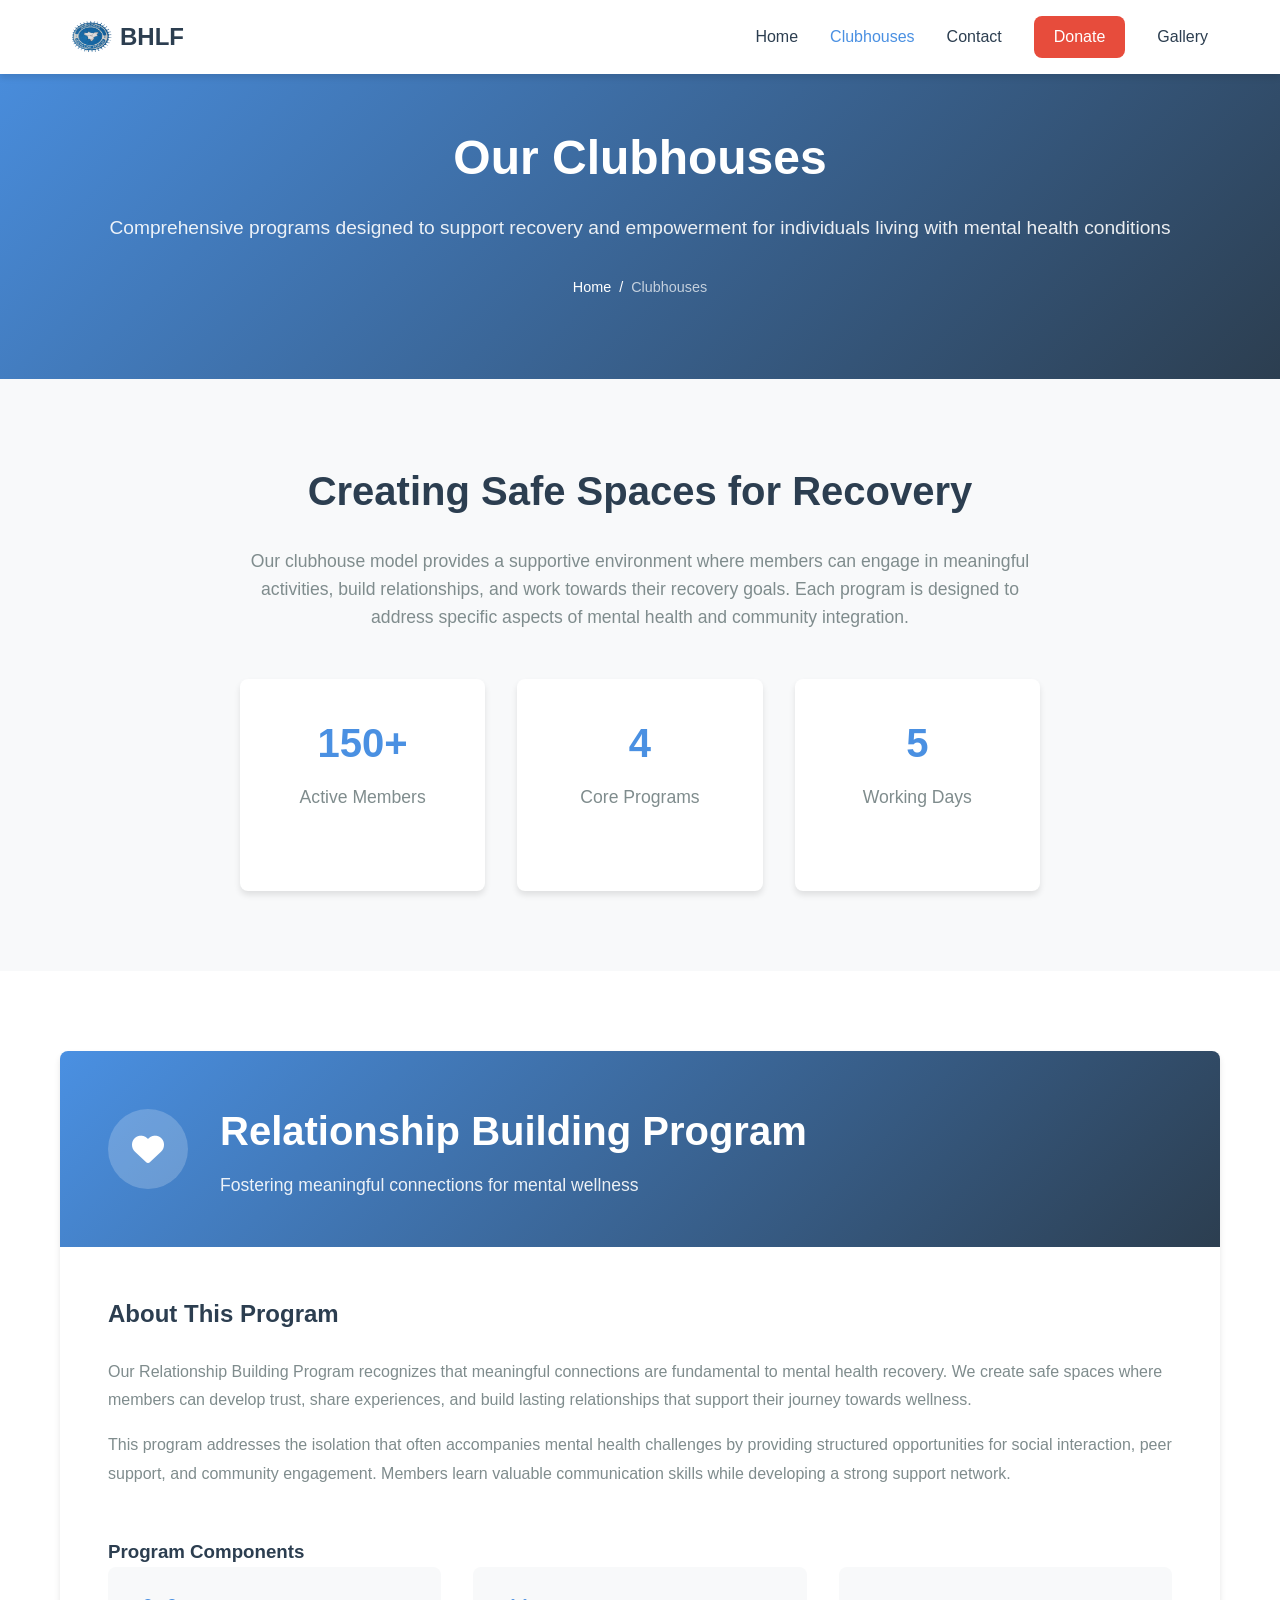
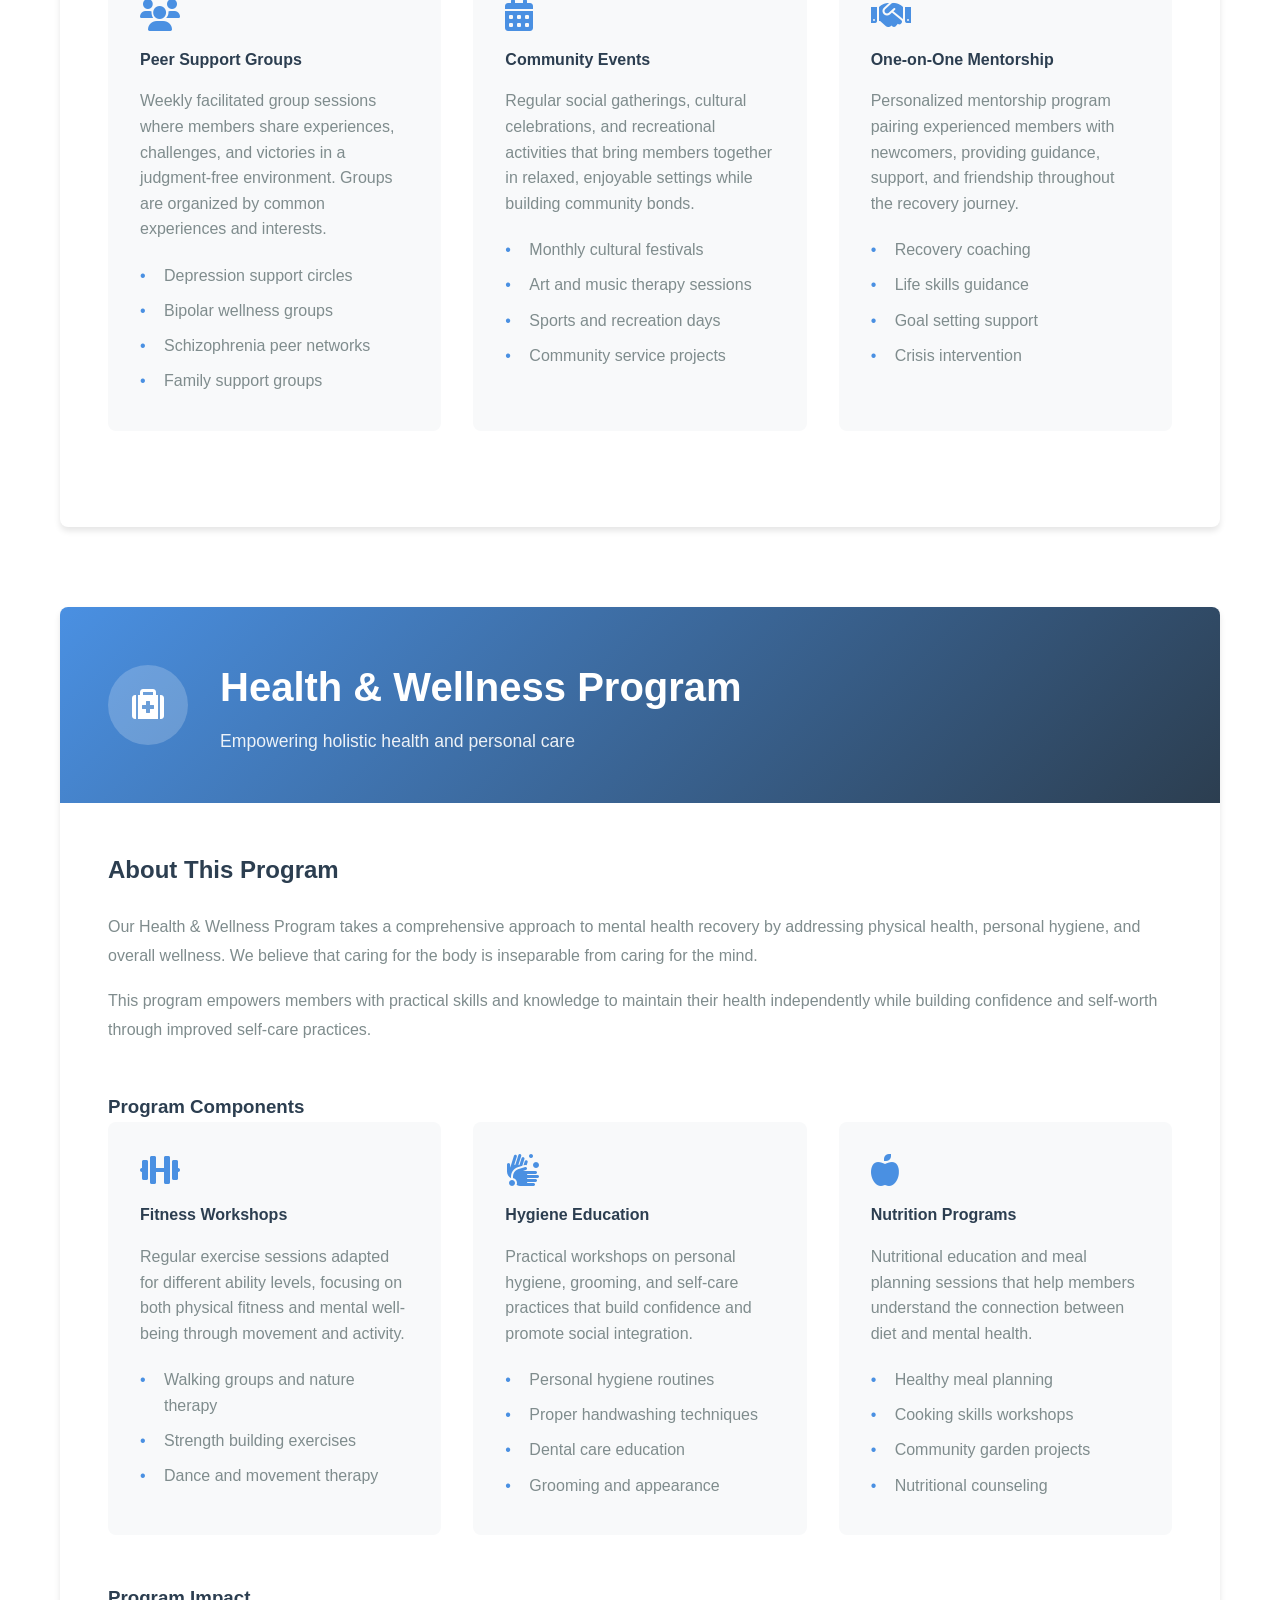
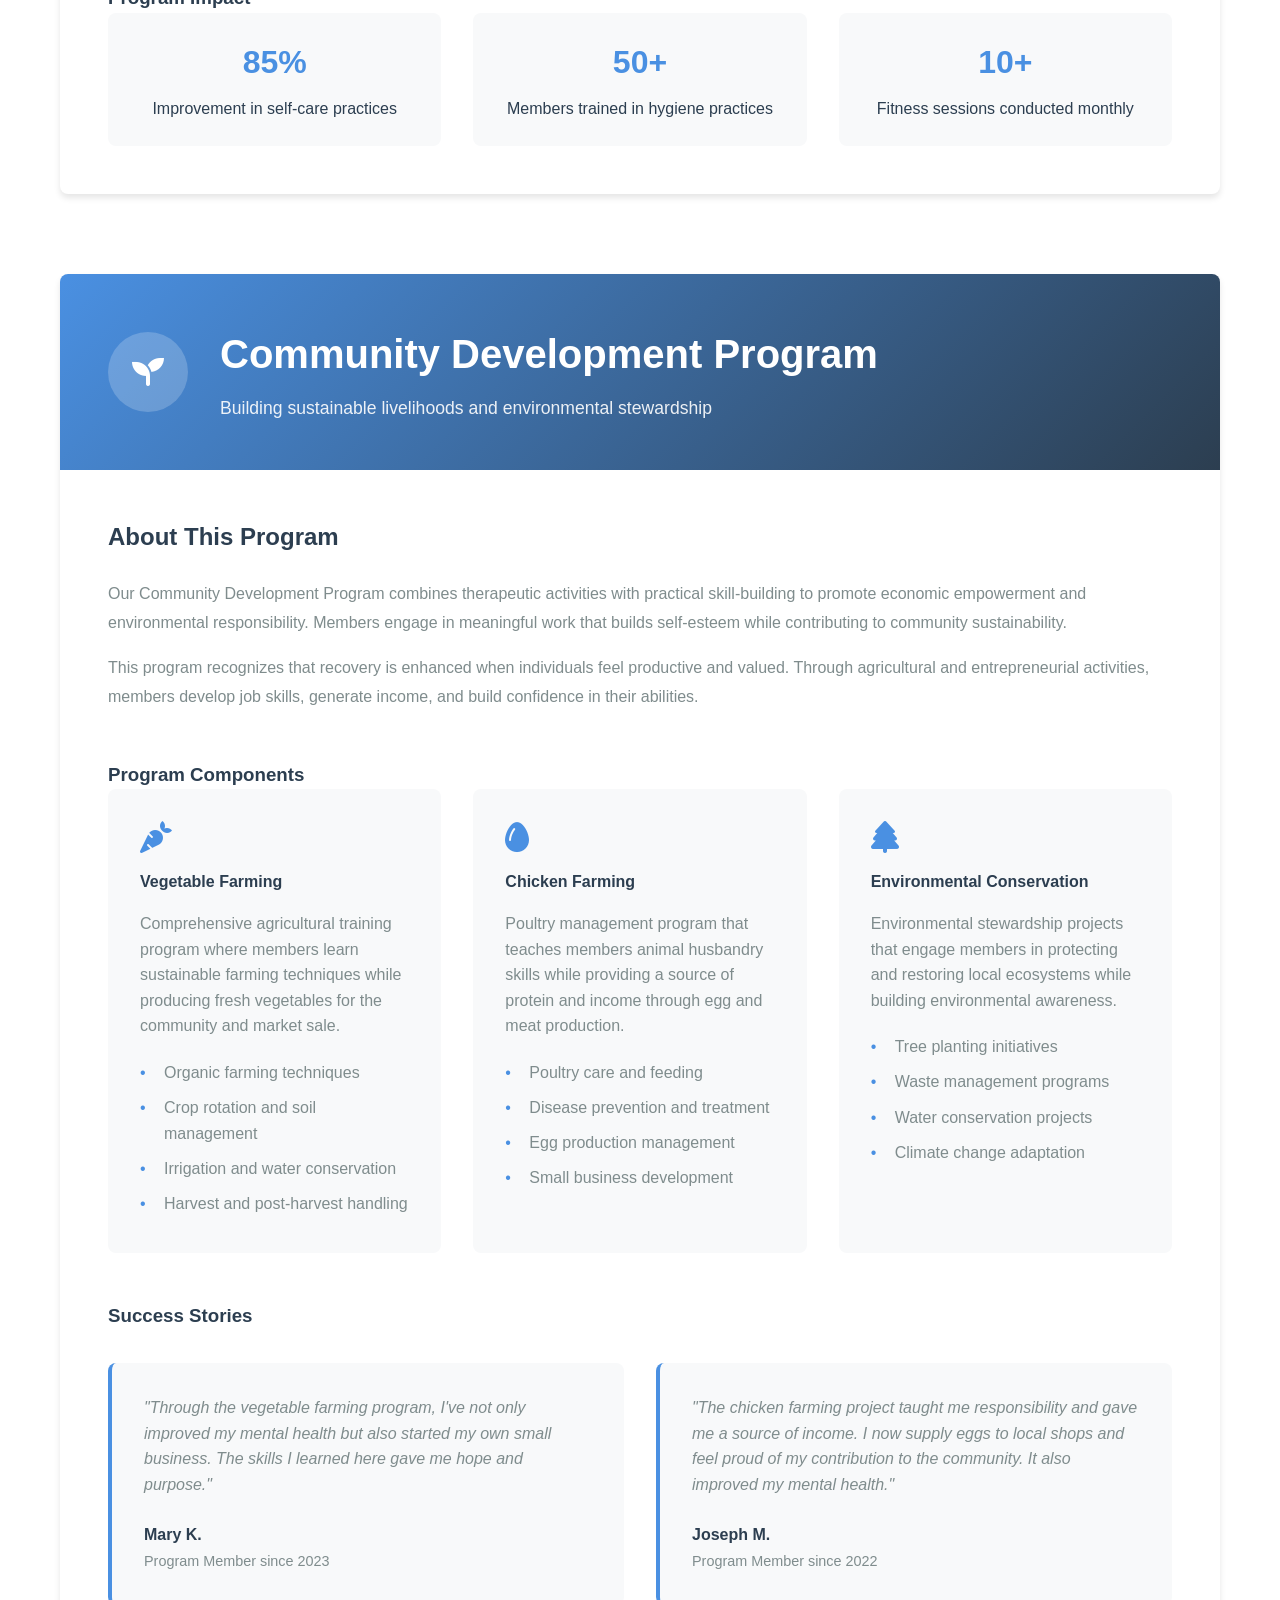
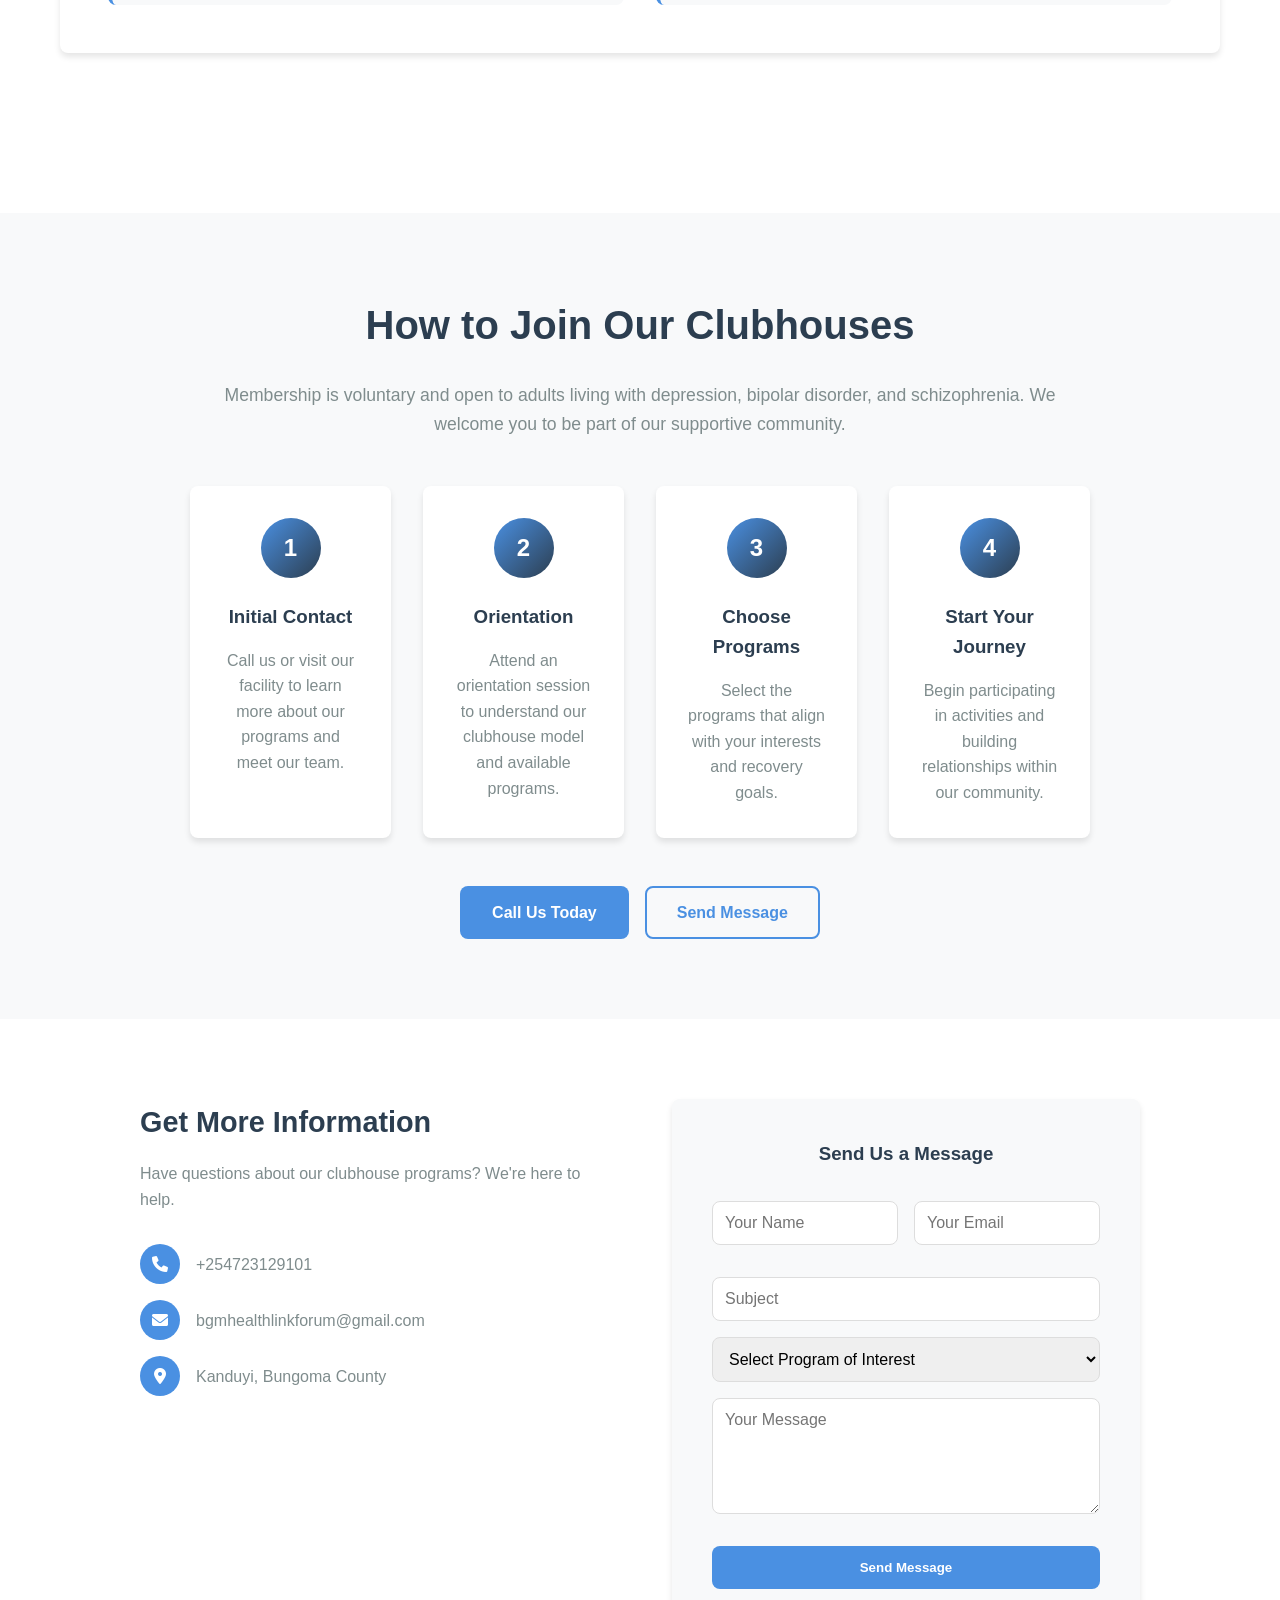
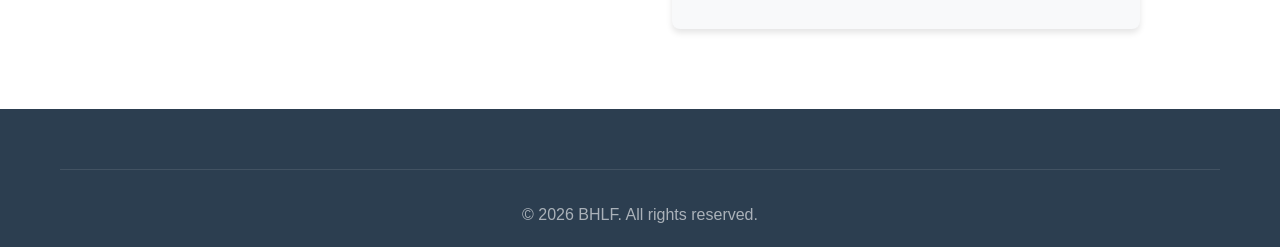
<file: clubhouse.html>
<!DOCTYPE html>
<html lang="en">

<head>
    <meta charset="UTF-8">
    <meta name="viewport" content="width=device-width, initial-scale=1.0">
    <title>Our Clubhouses - BHLF</title>
    <link href="https://cdnjs.cloudflare.com/ajax/libs/font-awesome/6.0.0/css/all.min.css" rel="stylesheet">
    <link rel="icon" type="image/png" href="images/bungomalogo-removebg-preview.png">
</head>

<body>
    <!-- Navigation -->
    <nav class="navbar">
        <div class="nav-container">
            <div class="nav-brand">
                <img src="images/bungomalogo-removebg-preview.png" alt="BHLM" class="logo">
                <span class="brand-text">BHLF</span>
            </div>
            <div class="nav-menu" id="nav-menu">
                <a href="index.html" class="nav-link">Home</a>
                <a href="#" class="nav-link active">Clubhouses</a>
                <a href="/index.html#contact" class="nav-link">Contact</a>
                <a href="/donation.html" class="nav-link donate-btn">Donate</a>
                <a href="/gallery.html" class="nav-link">Gallery</a>

            </div>
            <div class="hamburger" id="hamburger">
                <span class="bar"></span>
                <span class="bar"></span>
                <span class="bar"></span>
            </div>
        </div>
    </nav>

    <!-- Hero Section -->
    <section class="page-hero">
        <div class="hero-overlay"></div>
        <div class="container">
            <div class="hero-content">
                <h1>Our Clubhouses</h1>
                <p>Comprehensive programs designed to support recovery and empowerment for individuals living with
                    mental health conditions</p>
                <nav class="breadcrumb">
                    <a href="index.html">Home</a> <span>/</span> <span>Clubhouses</span>
                </nav>
            </div>
        </div>
    </section>

    <!-- Introduction Section -->
    <section class="intro-section">
        <div class="container">
            <div class="intro-content">
                <h2>Creating Safe Spaces for Recovery</h2>
                <p>Our clubhouse model provides a supportive environment where members can engage in meaningful
                    activities, build relationships, and work towards their recovery goals. Each program is designed to
                    address specific aspects of mental health and community integration.</p>
                <div class="intro-stats">
                    <div class="stat">
                        <h3>150+</h3>
                        <p>Active Members</p>
                    </div>
                    <div class="stat">
                        <h3>4</h3>
                        <p>Core Programs</p>
                    </div>
                    <div class="stat">
                        <h3>5</h3>
                        <p>Working Days</p>
                    </div>
                </div>
            </div>
        </div>
    </section>

    <!-- Clubhouse Programs -->
    <section class="programs-detail">
        <div class="container">

            <!-- Relationship Building Program -->
            <div class="program-detail" id="relationship-building">
                <div class="program-header">
                    <div class="program-icon">
                        <i class="fas fa-heart"></i>
                    </div>
                    <div class="program-title">
                        <h2>Relationship Building Program</h2>
                        <p class="program-tagline">Fostering meaningful connections for mental wellness</p>
                    </div>
                </div>

                <div class="program-content">
                    <div class="program-description">
                        <h3>About This Program</h3>
                        <p>Our Relationship Building Program recognizes that meaningful connections are fundamental to
                            mental health recovery. We create safe spaces where members can develop trust, share
                            experiences, and build lasting relationships that support their journey towards wellness.
                        </p>

                        <p>This program addresses the isolation that often accompanies mental health challenges by
                            providing structured opportunities for social interaction, peer support, and community
                            engagement. Members learn valuable communication skills while developing a strong support
                            network.</p>
                    </div>

                    <div class="program-services">
                        <h3>Program Components</h3>
                        <div class="services-grid">
                            <div class="service-card">
                                <i class="fas fa-users"></i>
                                <h4>Peer Support Groups</h4>
                                <p>Weekly facilitated group sessions where members share experiences, challenges, and
                                    victories in a judgment-free environment. Groups are organized by common experiences
                                    and interests.</p>
                                <ul>
                                    <li>Depression support circles</li>
                                    <li>Bipolar wellness groups</li>
                                    <li>Schizophrenia peer networks</li>
                                    <li>Family support groups</li>
                                </ul>
                            </div>

                            <div class="service-card">
                                <i class="fas fa-calendar-alt"></i>
                                <h4>Community Events</h4>
                                <p>Regular social gatherings, cultural celebrations, and recreational activities that
                                    bring members together in relaxed, enjoyable settings while building community
                                    bonds.</p>
                                <ul>
                                    <li>Monthly cultural festivals</li>
                                    <li>Art and music therapy sessions</li>
                                    <li>Sports and recreation days</li>
                                    <li>Community service projects</li>
                                </ul>
                            </div>

                            <div class="service-card">
                                <i class="fas fa-handshake"></i>
                                <h4>One-on-One Mentorship</h4>
                                <p>Personalized mentorship program pairing experienced members with newcomers, providing
                                    guidance, support, and friendship throughout the recovery journey.</p>
                                <ul>
                                    <li>Recovery coaching</li>
                                    <li>Life skills guidance</li>
                                    <li>Goal setting support</li>
                                    <li>Crisis intervention</li>
                                </ul>
                            </div>
                        </div>
                    </div>

                    <!-- <div class="program-schedule">
                        <h3>Weekly Schedule</h3>
                        <div class="schedule-table">
                            <div class="schedule-row">
                                <div class="day">Monday to Friday</div>
                                <div class="activity"> 8:00 AM - 4:00 PM</div>
                            </div>
                            <div class="schedule-row">
                                <div class="day">Saturday</div>
                                <div class="activity">Closed</div>
                            </div>
                            <div class="schedule-row">
                                <div class="day">Sunday</div>
                                <div class="activity">Closed</div>
                            </div>
                            <div class="schedule-row">
                                <div class="day">Public Holidays</div>
                                <div class="activity">Closed</div>
                            </div>
                        </div>
                    </div> -->
                </div>
            </div>

            <!-- Health & Wellness Program -->
            <div class="program-detail" id="health-wellness">
                <div class="program-header">
                    <div class="program-icon">
                        <i class="fa fa-medkit"></i>
                    </div>
                    <div class="program-title">
                        <h2>Health & Wellness Program</h2>
                        <p class="program-tagline">Empowering holistic health and personal care</p>
                    </div>
                </div>

                <div class="program-content">
                    <div class="program-description">
                        <h3>About This Program</h3>
                        <p>Our Health & Wellness Program takes a comprehensive approach to mental health recovery by
                            addressing physical health, personal hygiene, and overall wellness. We believe that caring
                            for the body is inseparable from caring for the mind.</p>

                        <p>This program empowers members with practical skills and knowledge to maintain their health
                            independently while building confidence and self-worth through improved self-care practices.
                        </p>
                    </div>

                    <div class="program-services">
                        <h3>Program Components</h3>
                        <div class="services-grid">
                            <div class="service-card">
                                <i class="fas fa-dumbbell"></i>
                                <h4>Fitness Workshops</h4>
                                <p>Regular exercise sessions adapted for different ability levels, focusing on both
                                    physical fitness and mental well-being through movement and activity.</p>
                                <ul>
                                    <li>Walking groups and nature therapy</li>
                                    <li>Strength building exercises</li>
                                    <li>Dance and movement therapy</li>
                                </ul>
                            </div>

                            <div class="service-card">
                                <i class="fas fa-hands-wash"></i>
                                <h4>Hygiene Education</h4>
                                <p>Practical workshops on personal hygiene, grooming, and self-care practices that build
                                    confidence and promote social integration.</p>
                                <ul>
                                    <li>Personal hygiene routines</li>
                                    <li>Proper handwashing techniques</li>
                                    <li>Dental care education</li>
                                    <li>Grooming and appearance</li>
                                </ul>
                            </div>

                            <div class="service-card">
                                <i class="fas fa-apple-alt"></i>
                                <h4>Nutrition Programs</h4>
                                <p>Nutritional education and meal planning sessions that help members understand the
                                    connection between diet and mental health.</p>
                                <ul>
                                    <li>Healthy meal planning</li>
                                    <li>Cooking skills workshops</li>
                                    <li>Community garden projects</li>
                                    <li>Nutritional counseling</li>
                                </ul>
                            </div>
                        </div>
                    </div>

                    <div class="program-impact">
                        <h3>Program Impact</h3>
                        <div class="impact-grid">
                            <div class="impact-stat">
                                <h4>85%</h4>
                                <p>Improvement in self-care practices</p>
                            </div>
                            <div class="impact-stat">
                                <h4>50+</h4>
                                <p>Members trained in hygiene practices</p>
                            </div>
                            <div class="impact-stat">
                                <h4>10+</h4>
                                <p>Fitness sessions conducted monthly</p>
                            </div>
                        </div>
                    </div>
                </div>
            </div>

            <!-- Community Development Program -->
            <div class="program-detail" id="community-development">
                <div class="program-header">
                    <div class="program-icon">
                        <i class="fas fa-seedling"></i>
                    </div>
                    <div class="program-title">
                        <h2>Community Development Program</h2>
                        <p class="program-tagline">Building sustainable livelihoods and environmental stewardship</p>
                    </div>
                </div>

                <div class="program-content">
                    <div class="program-description">
                        <h3>About This Program</h3>
                        <p>Our Community Development Program combines therapeutic activities with practical
                            skill-building to promote economic empowerment and environmental responsibility. Members
                            engage in meaningful work that builds self-esteem while contributing to community
                            sustainability.</p>

                        <p>This program recognizes that recovery is enhanced when individuals feel productive and
                            valued. Through agricultural and entrepreneurial activities, members develop job skills,
                            generate income, and build confidence in their abilities.</p>
                    </div>

                    <div class="program-services">
                        <h3>Program Components</h3>
                        <div class="services-grid">
                            <div class="service-card">
                                <i class="fas fa-carrot"></i>
                                <h4>Vegetable Farming</h4>
                                <p>Comprehensive agricultural training program where members learn sustainable farming
                                    techniques while producing fresh vegetables for the community and market sale.</p>
                                <ul>
                                    <li>Organic farming techniques</li>
                                    <li>Crop rotation and soil management</li>
                                    <li>Irrigation and water conservation</li>
                                    <li>Harvest and post-harvest handling</li>
                                </ul>
                            </div>

                            <div class="service-card">
                                <i class="fas fa-egg"></i>
                                <h4>Chicken Farming</h4>
                                <p>Poultry management program that teaches members animal husbandry skills while
                                    providing a source of protein and income through egg and meat production.</p>
                                <ul>
                                    <li>Poultry care and feeding</li>
                                    <li>Disease prevention and treatment</li>
                                    <li>Egg production management</li>
                                    <li>Small business development</li>
                                </ul>
                            </div>

                            <div class="service-card">
                                <i class="fas fa-tree"></i>
                                <h4>Environmental Conservation</h4>
                                <p>Environmental stewardship projects that engage members in protecting and restoring
                                    local ecosystems while building environmental awareness.</p>
                                <ul>
                                    <li>Tree planting initiatives</li>
                                    <li>Waste management programs</li>
                                    <li>Water conservation projects</li>
                                    <li>Climate change adaptation</li>
                                </ul>
                            </div>
                        </div>
                    </div>

                    <div class="program-outcomes">
                        <h3>Success Stories</h3>
                        <div class="testimonials">
                            <div class="testimonial">
                                <p>"Through the vegetable farming program, I've not only improved my mental health but
                                    also started my own small business. The skills I learned here gave me hope and
                                    purpose."</p>
                                <div class="testimonial-author">
                                    <strong>Mary K.</strong>
                                    <span>Program Member since 2023</span>
                                </div>
                            </div>
                            <div class="testimonial">
                                <p>"The chicken farming project taught me responsibility and gave me a source of income. I now supply eggs to local shops and feel proud of my contribution to the community. It also improved my mental health."</p>
                                <div class="testimonial-author">
                                    <strong>Joseph M.</strong>
                                    <span>Program Member since 2022</span>
                                </div>
                            </div>
                        </div>
                    </div>
                </div>
            </div>
        </div>
    </section>

    <!-- How to Join Section -->
    <section class="join-section">
        <div class="container">
            <div class="join-content">
                <h2>How to Join Our Clubhouses</h2>
                <p>Membership is voluntary and open to adults living with depression, bipolar disorder, and
                    schizophrenia. We welcome you to be part of our supportive community.</p>

                <div class="join-steps">
                    <div class="step">
                        <div class="step-number">1</div>
                        <h3>Initial Contact</h3>
                        <p>Call us or visit our facility to learn more about our programs and meet our team.</p>
                    </div>
                    <div class="step">
                        <div class="step-number">2</div>
                        <h3>Orientation</h3>
                        <p>Attend an orientation session to understand our clubhouse model and available programs.</p>
                    </div>
                    <div class="step">
                        <div class="step-number">3</div>
                        <h3>Choose Programs</h3>
                        <p>Select the programs that align with your interests and recovery goals.</p>
                    </div>
                    <div class="step">
                        <div class="step-number">4</div>
                        <h3>Start Your Journey</h3>
                        <p>Begin participating in activities and building relationships within our community.</p>
                    </div>
                </div>

                <div class="join-cta">
                    <a href="tel:+254723129101" class="btn btn-primary">Call Us Today</a>
                    <a href="https://wa.me/254723129101" class="btn btn-secondary">Send Message</a>
                </div>
            </div>
        </div>
    </section>

    <!-- Contact Form Section -->
    <section id="contact-form" class="contact-section">
        <div class="container">
            <div class="contact-content">
                <div class="contact-info">
                    <h3>Get More Information</h3>
                    <p>Have questions about our clubhouse programs? We're here to help.</p>
                    <div class="contact-details">
                        <div class="contact-item">
                            <i class="fas fa-phone"></i>
                            <span>+254723129101</span>
                        </div>
                        <div class="contact-item">
                            <i class="fas fa-envelope"></i>
                            <span>bgmhealthlinkforum@gmail.com</span>
                        </div>
                        <div class="contact-item">
                            <i class="fas fa-map-marker-alt"></i>
                            <span>Kanduyi, Bungoma County</span>
                        </div>
                    </div>
                </div>
                <form class="contact-form" onsubmit="openEmail(event)">
                    <h3>Send Us a Message</h3>
                    <div class="form-row">
                        <input type="text" id="name" name="name" placeholder="Your Name" required>
                        <input type="email" id="email" name="email" placeholder="Your Email" required>
                    </div>
                    <input type="text" id="subject" name="subject" placeholder="Subject" required>
                    <select id="program" name="program" required>
                        <option value="">Select Program of Interest</option>
                        <option value="relationship">Relationship Building</option>
                        <option value="health">Health & Wellness</option>
                        <option value="community">Community Development</option>
                        <option value="all">All Programs</option>
                    </select>
                    <textarea id="message" name="message" placeholder="Your Message" rows="5" required></textarea>
                    <button type="submit" class="btn btn-primary"
                        aria-label="Send message to bgmhealthlinkforum@gmail.com">Send Message</button>
                </form>
            </div>
        </div>
    </section>

    <!-- Footer -->
    <footer class="footer">
        <div class="container">
            <div class="footer-bottom">
                <p>© 2026 BHLF. All rights reserved.</p>
            </div>
        </div>
    </footer>

    <style>
        :root {
            --primary-color: #4a90e2;
            --secondary-color: #2c3e50;
            --accent-color: #e74c3c;
            --text-dark: #2c3e50;
            --text-light: #7f8c8d;
            --bg-light: #f8f9fa;
            --white: #ffffff;
            --shadow: 0 4px 6px rgba(0, 0, 0, 0.1);
            --shadow-hover: 0 8px 15px rgba(0, 0, 0, 0.2);
            --border-radius: 8px;
            --transition: all 0.3s ease;
        }

        * {
            margin: 0;
            padding: 0;
            box-sizing: border-box;
        }

        html {
            scroll-behavior: smooth;
        }

        body {
            font-family: 'Segoe UI', Tahoma, Geneva, Verdana, sans-serif;
            line-height: 1.6;
            color: var(--text-dark);
        }

        .container {
            max-width: 1200px;
            margin: 0 auto;
            padding: 0 20px;
        }

        /* Navigation */
        .navbar {
            position: fixed;
            top: 0;
            width: 100%;
            background-color: var(--white);
            box-shadow: var(--shadow);
            z-index: 1000;
        }

        .nav-container {
            display: flex;
            justify-content: space-between;
            align-items: center;
            padding: 1rem 2rem;
            max-width: 1200px;
            margin: 0 auto;
        }

        .nav-brand {
            display: flex;
            align-items: center;
            gap: 0.5rem;
        }

        .logo {
            width: 40px;
            height: 40px;
            border-radius: 50%;
        }

        .brand-text {
            font-size: 1.5rem;
            font-weight: 700;
            color: var(--secondary-color);
        }

        .nav-menu {
            display: flex;
            align-items: center;
            gap: 2rem;
        }

        .nav-link {
            text-decoration: none;
            color: var(--text-dark);
            font-weight: 500;
            transition: var(--transition);
        }

        .nav-link:hover,
        .nav-link.active {
            color: var(--primary-color);
        }

        .nav-link.donate-btn {
            background-color: var(--accent-color);
            color: var(--white);
            padding: 8px 20px;
            border-radius: var(--border-radius);
        }

        .hamburger {
            display: none;
            flex-direction: column;
            cursor: pointer;
        }

        .bar {
            width: 25px;
            height: 3px;
            background-color: var(--secondary-color);
            margin: 3px 0;
            transition: var(--transition);
        }

        /* Page Hero */
        .page-hero {
            background: linear-gradient(135deg, var(--primary-color), var(--secondary-color));
            color: var(--white);
            padding: 120px 0 80px;
            text-align: center;
        }

        .page-hero h1 {
            font-size: 3rem;
            margin-bottom: 1rem;
        }

        .page-hero p {
            font-size: 1.2rem;
            margin-bottom: 2rem;
            opacity: 0.9;
        }

        .breadcrumb {
            display: flex;
            justify-content: center;
            align-items: center;
            gap: 0.5rem;
            font-size: 0.9rem;
        }

        .breadcrumb a {
            color: var(--white);
            text-decoration: none;
        }

        .breadcrumb span:last-child {
            opacity: 0.7;
        }

        /* Introduction Section */
        .intro-section {
            padding: 80px 0;
            background-color: var(--bg-light);
        }

        .intro-content {
            text-align: center;
            max-width: 800px;
            margin: 0 auto;
        }

        .intro-content h2 {
            font-size: 2.5rem;
            margin-bottom: 1.5rem;
            color: var(--secondary-color);
        }

        .intro-content p {
            font-size: 1.1rem;
            color: var(--text-light);
            margin-bottom: 3rem;
        }

        .intro-stats {
            display: grid;
            grid-template-columns: repeat(3, 1fr);
            gap: 2rem;
            margin-top: 3rem;
        }

        .stat {
            text-align: center;
            padding: 2rem;
            background-color: var(--white);
            border-radius: var(--border-radius);
            box-shadow: var(--shadow);
        }

        .stat h3 {
            font-size: 2.5rem;
            color: var(--primary-color);
            margin-bottom: 0.5rem;
        }

        .stat p {
            color: var(--text-light);
        }

        /* Program Details */
        .programs-detail {
            padding: 80px 0;
        }

        .program-detail {
            margin-bottom: 80px;
            background-color: var(--white);
            border-radius: var(--border-radius);
            box-shadow: var(--shadow);
            overflow: hidden;
        }

        .program-header {
            background: linear-gradient(135deg, var(--primary-color), var(--secondary-color));
            color: var(--white);
            padding: 3rem;
            display: flex;
            align-items: center;
            gap: 2rem;
        }

        .program-icon {
            width: 80px;
            height: 80px;
            background-color: rgba(255, 255, 255, 0.2);
            border-radius: 50%;
            display: flex;
            align-items: center;
            justify-content: center;
            font-size: 2rem;
        }

        .program-title h2 {
            font-size: 2.5rem;
            margin-bottom: 0.5rem;
        }

        .program-tagline {
            font-size: 1.1rem;
            opacity: 0.9;
        }

        .program-content {
            padding: 3rem;
        }

        .program-description {
            margin-bottom: 3rem;
        }

        .program-description h3 {
            color: var(--secondary-color);
            margin-bottom: 1.5rem;
            font-size: 1.5rem;
        }

        .program-description p {
            color: var(--text-light);
            margin-bottom: 1rem;
            line-height: 1.8;
        }

        .services-grid {
            display: grid;
            grid-template-columns: repeat(auto-fit, minmax(300px, 1fr));
            gap: 2rem;
            margin-bottom: 3rem;
        }

        .service-card {
            background-color: var(--bg-light);
            padding: 2rem;
            border-radius: var(--border-radius);
            transition: var(--transition);
        }

        .service-card:hover {
            transform: translateY(-5px);
            box-shadow: var(--shadow-hover);
        }

        .service-card i {
            font-size: 2rem;
            color: var(--primary-color);
            margin-bottom: 1rem;
        }

        .service-card h4 {
            color: var(--secondary-color);
            margin-bottom: 1rem;
        }

        .service-card p {
            color: var(--text-light);
            margin-bottom: 1rem;
        }

        .service-card ul {
            list-style: none;
        }

        .service-card li {
            padding: 0.3rem 0;
            color: var(--text-light);
            position: relative;
            padding-left: 1.5rem;
        }

        .service-card li::before {
            content: '•';
            color: var(--primary-color);
            position: absolute;
            left: 0;
        }

        .schedule-table {
            background-color: var(--bg-light);
            border-radius: var(--border-radius);
            overflow: hidden;
        }

        .schedule-row {
            display: flex;
            padding: 1rem;
            border-bottom: 1px solid #ddd;
        }

        .schedule-row:last-child {
            border-bottom: none;
        }

        .day {
            font-weight: 600;
            color: var(--secondary-color);
            min-width: 100px;
        }

        .activity {
            color: var(--text-light);
        }

        .impact-grid {
            display: grid;
            grid-template-columns: repeat(3, 1fr);
            gap: 2rem;
            text-align: center;
        }

        .impact-stat {
            padding: 1.5rem;
            background-color: var(--bg-light);
            border-radius: var(--border-radius);
        }

        .impact-stat h4 {
            font-size: 2rem;
            color: var(--primary-color);
            margin-bottom: 0.5rem;
        }

        .testimonials {
            display: grid;
            grid-template-columns: repeat(auto-fit, minmax(400px, 1fr));
            gap: 2rem;
            margin-top: 2rem;
        }

        .testimonial {
            background-color: var(--bg-light);
            padding: 2rem;
            border-radius: var(--border-radius);
            border-left: 4px solid var(--primary-color);
        }

        .testimonial p {
            font-style: italic;
            color: var(--text-light);
            margin-bottom: 1.5rem;
            line-height: 1.6;
        }

        .testimonial-author {
            display: flex;
            flex-direction: column;
            gap: 0.2rem;
        }

        .testimonial-author strong {
            color: var(--secondary-color);
        }

        .testimonial-author span {
            color: var(--text-light);
            font-size: 0.9rem;
        }

        /* Join Section */
        .join-section {
            padding: 80px 0;
            background-color: var(--bg-light);
        }

        .join-content {
            text-align: center;
            max-width: 900px;
            margin: 0 auto;
        }

        .join-content h2 {
            font-size: 2.5rem;
            color: var(--secondary-color);
            margin-bottom: 1.5rem;
        }

        .join-content>p {
            font-size: 1.1rem;
            color: var(--text-light);
            margin-bottom: 3rem;
        }

        .join-steps {
            display: grid;
            grid-template-columns: repeat(auto-fit, minmax(200px, 1fr));
            gap: 2rem;
            margin-bottom: 3rem;
        }

        .step {
            background-color: var(--white);
            padding: 2rem;
            border-radius: var(--border-radius);
            box-shadow: var(--shadow);
            transition: var(--transition);
            text-align: center;
        }

        .step:hover {
            transform: translateY(-5px);
            box-shadow: var(--shadow-hover);
        }

        .step-number {
            width: 60px;
            height: 60px;
            background: linear-gradient(135deg, var(--primary-color), var(--secondary-color));
            color: var(--white);
            border-radius: 50%;
            display: flex;
            align-items: center;
            justify-content: center;
            font-size: 1.5rem;
            font-weight: 700;
            margin: 0 auto 1.5rem;
        }

        .step h3 {
            color: var(--secondary-color);
            margin-bottom: 1rem;
        }

        .step p {
            color: var(--text-light);
            line-height: 1.6;
        }

        .join-cta {
            display: flex;
            justify-content: center;
            gap: 1rem;
            flex-wrap: wrap;
        }

        .btn {
            display: inline-block;
            padding: 12px 30px;
            border-radius: var(--border-radius);
            text-decoration: none;
            font-weight: 600;
            transition: var(--transition);
            border: 2px solid transparent;
            cursor: pointer;
        }

        .btn-primary {
            background-color: var(--primary-color);
            color: var(--white);
        }

        .btn-primary:hover {
            background-color: var(--secondary-color);
            transform: translateY(-2px);
        }

        .btn-secondary {
            background-color: transparent;
            color: var(--primary-color);
            border-color: var(--primary-color);
        }

        .btn-secondary:hover {
            background-color: var(--primary-color);
            color: var(--white);
        }

        /* Contact Section */
        .contact-section {
            padding: 80px 0;
            background-color: var(--white);
        }

        .contact-content {
            display: grid;
            grid-template-columns: 1fr 1fr;
            gap: 4rem;
            max-width: 1000px;
            margin: 0 auto;
        }

        .contact-info h3 {
            color: var(--secondary-color);
            margin-bottom: 1rem;
            font-size: 1.8rem;
        }

        .contact-info p {
            color: var(--text-light);
            margin-bottom: 2rem;
        }

        .contact-details {
            display: flex;
            flex-direction: column;
            gap: 1rem;
        }

        .contact-item {
            display: flex;
            align-items: center;
            gap: 1rem;
        }

        .contact-item i {
            width: 40px;
            height: 40px;
            background-color: var(--primary-color);
            color: var(--white);
            border-radius: 50%;
            display: flex;
            align-items: center;
            justify-content: center;
        }

        .contact-item span {
            color: var(--text-light);
        }

        .contact-form {
            background-color: var(--bg-light);
            padding: 2.5rem;
            border-radius: var(--border-radius);
            box-shadow: var(--shadow);
        }

        .contact-form h3 {
            color: var(--secondary-color);
            margin-bottom: 2rem;
            text-align: center;
        }

        .form-row {
            display: grid;
            grid-template-columns: 1fr 1fr;
            gap: 1rem;
            margin-bottom: 1rem;
        }

        .contact-form input,
        .contact-form select,
        .contact-form textarea {
            width: 100%;
            padding: 12px;
            border: 1px solid #ddd;
            border-radius: var(--border-radius);
            font-family: inherit;
            font-size: 1rem;
            transition: var(--transition);
        }

        .contact-form input:focus,
        .contact-form select:focus,
        .contact-form textarea:focus {
            outline: none;
            border-color: var(--primary-color);
            box-shadow: 0 0 0 3px rgba(74, 144, 226, 0.1);
        }

        .contact-form input,
        .contact-form select {
            margin-bottom: 1rem;
        }

        .contact-form textarea {
            resize: vertical;
            margin-bottom: 1.5rem;
        }

        .contact-form button {
            width: 100%;
        }

        /* Footer */
        .footer {
            background-color: var(--secondary-color);
            color: var(--white);
            padding: 60px 0 20px;
        }

        .footer-content {
            display: grid;
            grid-template-columns: repeat(auto-fit, minmax(250px, 1fr));
            gap: 3rem;
            margin-bottom: 3rem;
        }

        .footer-section h4 {
            margin-bottom: 1.5rem;
            font-size: 1.2rem;
        }

        .footer-section p {
            color: rgba(255, 255, 255, 0.8);
            margin-bottom: 1rem;
            line-height: 1.6;
        }

        .footer-section ul {
            list-style: none;
        }

        .footer-section ul li {
            margin-bottom: 0.5rem;
        }

        .footer-section ul li a {
            color: rgba(255, 255, 255, 0.8);
            text-decoration: none;
            transition: var(--transition);
        }

        .footer-section ul li a:hover {
            color: var(--white);
        }

        .social-links {
            display: flex;
            gap: 1rem;
            margin-top: 1rem;
        }

        .social-links a {
            width: 40px;
            height: 40px;
            background-color: rgba(255, 255, 255, 0.1);
            color: var(--white);
            border-radius: 50%;
            display: flex;
            align-items: center;
            justify-content: center;
            text-decoration: none;
            transition: var(--transition);
        }

        .social-links a:hover {
            background-color: var(--primary-color);
            transform: translateY(-2px);
        }

        .footer-bottom {
            border-top: 1px solid rgba(255, 255, 255, 0.1);
            padding-top: 2rem;
            text-align: center;
        }

        .footer-bottom p {
            color: rgba(255, 255, 255, 0.6);
        }

        /* Responsive Design */
        @media (max-width: 768px) {
            .hamburger {
                display: flex;
            }

            .nav-menu {
                position: fixed;
                left: -100%;
                top: 70px;
                flex-direction: column;
                background-color: var(--white);
                width: 100%;
                text-align: center;
                transition: 0.3s;
                box-shadow: var(--shadow);
                padding: 2rem 0;
            }

            .nav-menu.active {
                left: 0;
            }

            .nav-link {
                margin: 1rem 0;
            }

            .page-hero h1 {
                font-size: 2rem;
            }

            .page-hero p {
                font-size: 1rem;
            }

            .intro-content h2 {
                font-size: 2rem;
            }

            .intro-stats {
                grid-template-columns: 1fr;
                gap: 1rem;
            }

            .program-header {
                flex-direction: column;
                text-align: center;
                padding: 2rem;
            }

            .program-title h2 {
                font-size: 1.8rem;
            }

            .program-content {
                padding: 2rem;
            }

            .services-grid {
                grid-template-columns: 1fr;
            }

            .impact-grid {
                grid-template-columns: 1fr;
            }

            .join-steps {
                grid-template-columns: 1fr;
            }

            .join-cta {
                flex-direction: column;
                align-items: center;
            }

            .contact-content {
                grid-template-columns: 1fr;
                gap: 2rem;
            }

            .form-row {
                grid-template-columns: 1fr;
            }

            .testimonials {
                grid-template-columns: 1fr;
            }

            .footer-content {
                grid-template-columns: 1fr;
                text-align: center;
            }
        }

        @media (max-width: 480px) {
            .container {
                padding: 0 15px;
            }

            .page-hero {
                padding: 100px 0 60px;
            }

            .page-hero h1 {
                font-size: 1.8rem;
            }

            .intro-section,
            .programs-detail,
            .join-section,
            .contact-section {
                padding: 60px 0;
            }

            .program-detail {
                margin-bottom: 60px;
            }

            .program-content,
            .contact-form {
                padding: 1.5rem;
            }

            .service-card {
                padding: 1.5rem;
            }
        }
    </style>

    <script>
        // Mobile Navigation Toggle
        const hamburger = document.getElementById('hamburger');
        const navMenu = document.getElementById('nav-menu');

        hamburger.addEventListener('click', () => {
            hamburger.classList.toggle('active');
            navMenu.classList.toggle('active');
        });

        // Close mobile menu when clicking on a link
        document.querySelectorAll('.nav-link').forEach(n => n.addEventListener('click', () => {
            hamburger.classList.remove('active');
            navMenu.classList.remove('active');
        }));

        // Form submission handler

        function openEmail(event) {
        event.preventDefault(); // Prevent form submission

        // Get form data
        var name = document.getElementById('name').value;
        var email = document.getElementById('email').value;
        var subject = document.getElementById('subject').value;
        var program = document.getElementById('program').value;
        var message = document.getElementById('message').value;

        // Simple validation
        if (!name || !email || !subject || !program || !message) {
            alert('Please fill in all fields.');
            return;
        }

        // Construct mailto link
        var body = `Name: ${name}\nEmail: ${email}\nProgram: ${program}\n\nMessage: ${message}`;
        var mailtoLink = `mailto:bgmhealthlinkforum@gmail.com?subject=${encodeURIComponent(subject)}&body=${encodeURIComponent(body)}`;

        // Open email client
        window.location.href = mailtoLink;

        // Clear the form after opening email client
        document.querySelector('.contact-form').reset();
        alert('Thank you for your message! Your email client will open to send the message.');
    }

        // Smooth scrolling for anchor links
        document.querySelectorAll('a[href^="#"]').forEach(anchor => {
            anchor.addEventListener('click', function (e) {
                e.preventDefault();
                const target = document.querySelector(this.getAttribute('href'));
                if (target) {
                    target.scrollIntoView({
                        behavior: 'smooth',
                        block: 'start'
                    });
                }
            });
        });

        // Add scroll effect to navbar
        window.addEventListener('scroll', () => {
            const navbar = document.querySelector('.navbar');
            if (window.scrollY > 100) {
                navbar.style.backgroundColor = 'rgba(255, 255, 255, 0.95)';
                navbar.style.backdropFilter = 'blur(10px)';
            } else {
                navbar.style.backgroundColor = 'var(--white)';
                navbar.style.backdropFilter = 'none';
            }
        });
    </script>
</body>

</html>
</file>
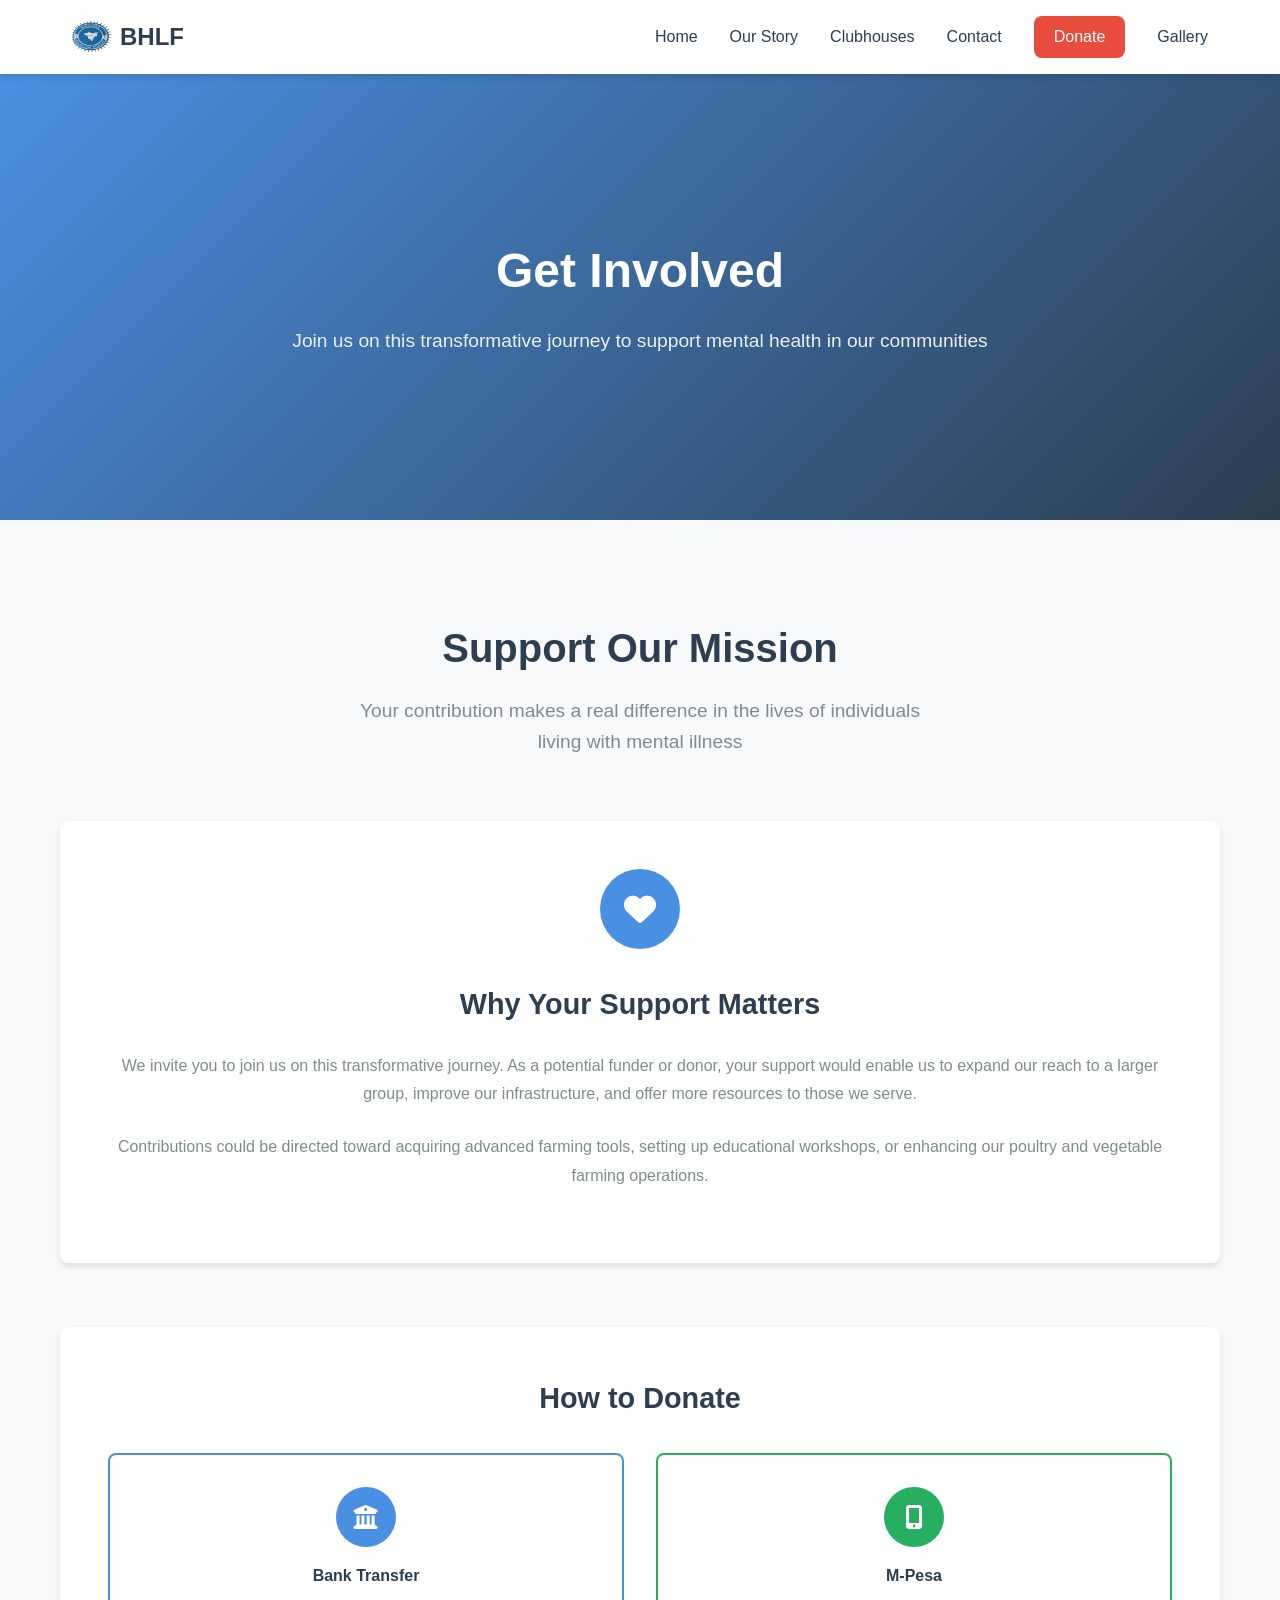
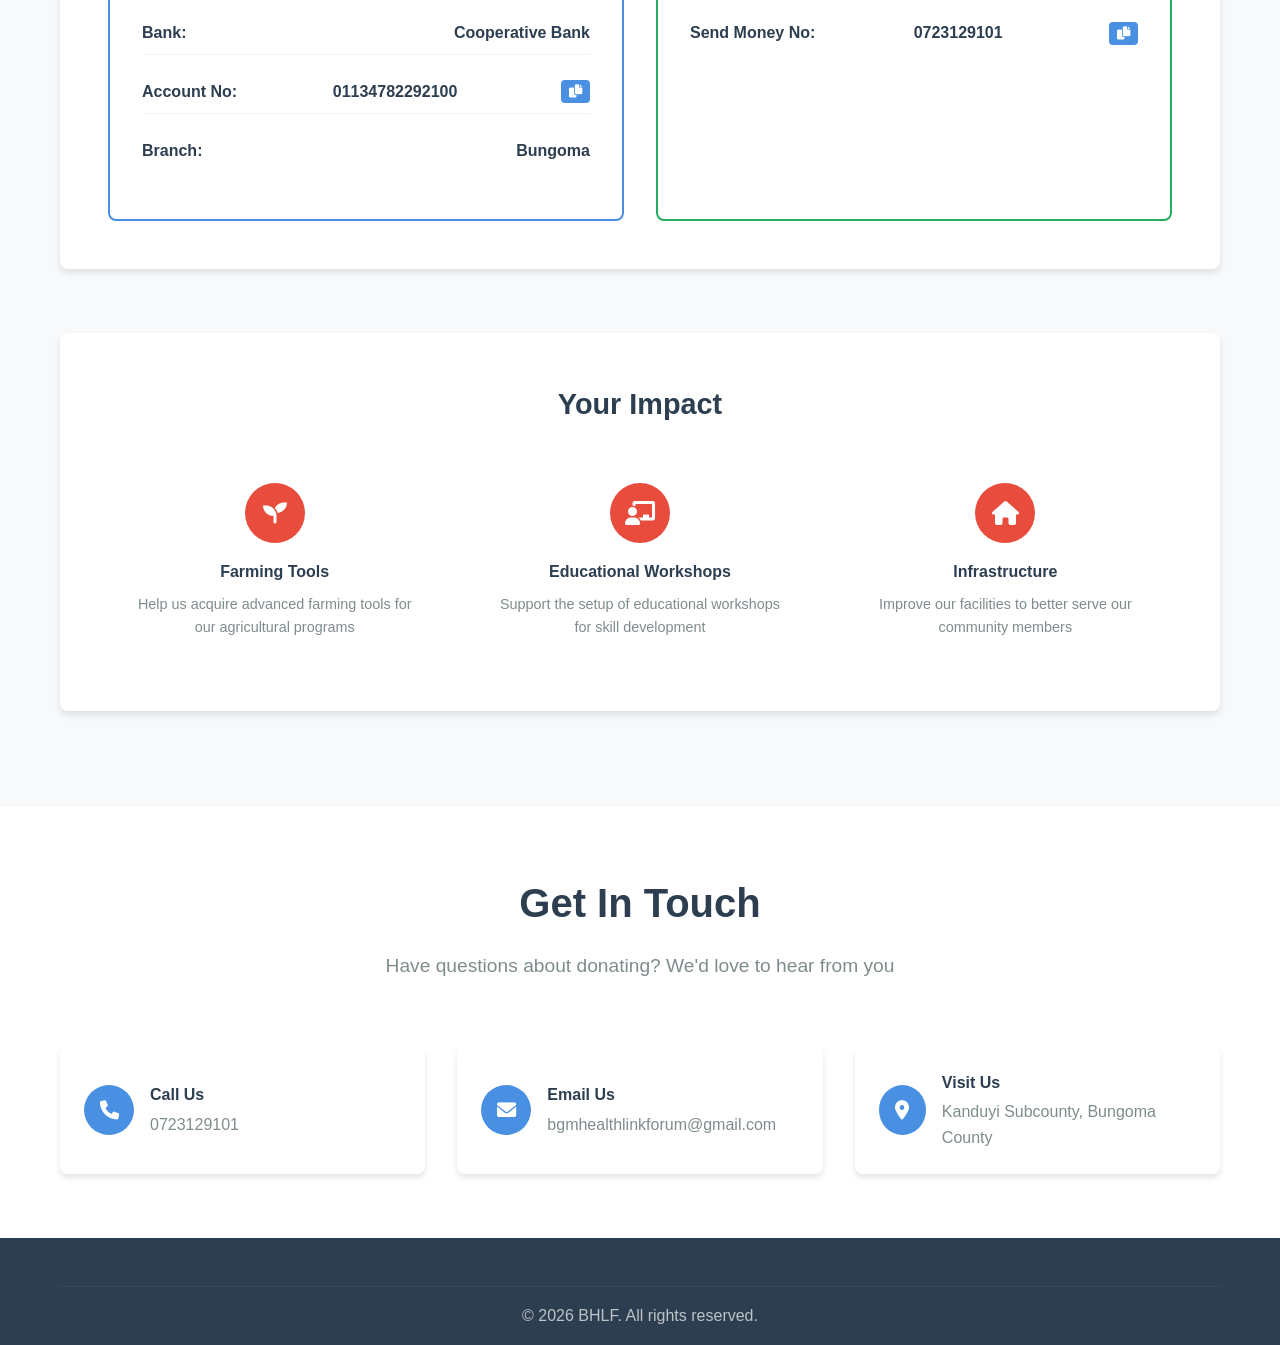
<file: donation.html>
<!DOCTYPE html>
<html lang="en">

<head>
    <meta charset="UTF-8">
    <meta name="viewport" content="width=device-width, initial-scale=1.0">
    <title>Donate - BHLF</title>
    <link href="https://cdnjs.cloudflare.com/ajax/libs/font-awesome/6.0.0/css/all.min.css" rel="stylesheet">
    <link rel="icon" type="image/png" href="images/bungomalogo-removebg-preview.png">
</head>

<body>
    <!-- Navigation -->
    <nav class="navbar">
        <div class="nav-container">
            <div class="nav-brand">
                <img src="images/bungomalogo-removebg-preview.png" alt="BHLM" class="logo">
                <span class="brand-text">BHLF</span>
            </div>
            <div class="nav-menu" id="nav-menu">
                <a href="index.html" class="nav-link">Home</a>
                <a href="index.html#about" class="nav-link">Our Story</a>
                <a href="index.html#programs" class="nav-link">Clubhouses</a>
                <a href="/index.html#contact-form" class="nav-link">Contact</a>
                <a href="#donate" class="nav-link donate-btn">Donate</a>
                <a href="/gallery.html" class="nav-link">Gallery</a>

            </div>
            <div class="hamburger" id="hamburger">
                <span class="bar"></span>
                <span class="bar"></span>
                <span class="bar"></span>
            </div>
        </div>
    </nav>

    <!-- Hero Section -->
    <section class="donate-hero">
        <div class="hero-overlay"></div>
        <div class="hero-content">
            <h1 class="hero-title">Get Involved</h1>
            <p class="hero-subtitle">Join us on this transformative journey to support mental health in our communities</p>
        </div>
    </section>

    <!-- Donation Section -->
    <section id="donate" class="donation-section">
        <div class="container">
            <div class="section-header">
                <h2 class="section-title">Support Our Mission</h2>
                <p class="section-subtitle">Your contribution makes a real difference in the lives of individuals living with mental illness</p>
            </div>
            
            <div class="donation-content">
                <div class="donation-info">
                    <div class="info-card">
                        <div class="info-icon">
                            <i class="fas fa-heart"></i>
                        </div>
                        <h3>Why Your Support Matters</h3>
                        <p>We invite you to join us on this transformative journey. As a potential funder or donor, your support would enable us to expand our reach to a larger group, improve our infrastructure, and offer more resources to those we serve.</p>
                        <p>Contributions could be directed toward acquiring advanced farming tools, setting up educational workshops, or enhancing our poultry and vegetable farming operations.</p>
                    </div>
                </div>

                <div class="payment-methods">
                    <h3 class="payment-title">How to Donate</h3>
                    
                    <div class="payment-cards">
                        <div class="payment-card bank-card">
                            <div class="payment-icon">
                                <i class="fas fa-university"></i>
                            </div>
                            <h4>Bank Transfer</h4>
                            <div class="payment-details">
                                <div class="detail-item">
                                    <span class="label">Bank:</span>
                                    <span class="value">Cooperative Bank</span>
                                </div>
                                <div class="detail-item">
                                    <span class="label">Account No:</span>
                                    <span class="value account-number">01134782292100</span>
                                    <button class="copy-btn" onclick="copyToClipboard('01134782292100')">
                                        <i class="fas fa-copy"></i>
                                    </button>
                                </div>
                                <div class="detail-item">
                                    <span class="label">Branch:</span>
                                    <span class="value">Bungoma</span>
                                </div>
                            </div>
                        </div>

                        <div class="payment-card mpesa-card">
                            <div class="payment-icon">
                                <i class="fas fa-mobile-alt"></i>
                            </div>
                            <h4>M-Pesa</h4>
                            <div class="payment-details">
                                <div class="detail-item">
                                    <span class="label">Send Money No:</span>
                                    <span class="value mpesa-number">0723129101</span>
                                    <button class="copy-btn" onclick="copyToClipboard('0723129101')">
                                        <i class="fas fa-copy"></i>
                                    </button>
                                </div>
                                <!-- <div class="detail-item">
                                    <span class="label">Account Name:</span>
                                    <span class="value">BHLF</span>
                                </div> -->
                            </div>
                        </div>
                    </div>
                </div>

                <div class="donation-impact">
                    <h3>Your Impact</h3>
                    <div class="impact-grid">
                        <div class="impact-item">
                            <div class="impact-icon">
                                <i class="fas fa-seedling"></i>
                            </div>
                            <h4>Farming Tools</h4>
                            <p>Help us acquire advanced farming tools for our agricultural programs</p>
                        </div>
                        <div class="impact-item">
                            <div class="impact-icon">
                                <i class="fas fa-chalkboard-teacher"></i>
                            </div>
                            <h4>Educational Workshops</h4>
                            <p>Support the setup of educational workshops for skill development</p>
                        </div>
                        <div class="impact-item">
                            <div class="impact-icon">
                                <i class="fas fa-home"></i>
                            </div>
                            <h4>Infrastructure</h4>
                            <p>Improve our facilities to better serve our community members</p>
                        </div>
                    </div>
                </div>
            </div>
        </div>
    </section>

    <!-- Contact Section -->
    <section class="contact-section">
        <div class="container">
            <div class="section-header">
                <h2 class="section-title">Get In Touch</h2>
                <p class="section-subtitle">Have questions about donating? We'd love to hear from you</p>
            </div>
            <div class="contact-info">
                <div class="contact-item">
                    <div class="contact-icon">
                        <i class="fas fa-phone"></i>
                    </div>
                    <div class="contact-details">
                        <h4>Call Us</h4>
                        <p>0723129101</p>
                    </div>
                </div>
                <div class="contact-item">
                    <div class="contact-icon">
                        <i class="fas fa-envelope"></i>
                    </div>
                    <div class="contact-details">
                        <h4>Email Us</h4>
                        <p>bgmhealthlinkforum@gmail.com</p>
                    </div>
                </div>
                <div class="contact-item">
                    <div class="contact-icon">
                        <i class="fas fa-map-marker-alt"></i>
                    </div>
                    <div class="contact-details">
                        <h4>Visit Us</h4>
                        <p>Kanduyi Subcounty, Bungoma County</p>
                    </div>
                </div>
            </div>
        </div>
    </section>

    <!-- Footer -->
    <footer class="footer">
        <div class="container">
            <div class="footer-bottom">
                <p>© 2026 BHLF. All rights reserved.</p>
            </div>
        </div>
    </footer>

    <style>
        :root {
            --primary-color: #4a90e2;
            --secondary-color: #2c3e50;
            --accent-color: #e74c3c;
            --success-color: #27ae60;
            --text-dark: #2c3e50;
            --text-light: #7f8c8d;
            --bg-light: #f8f9fa;
            --white: #ffffff;
            --shadow: 0 4px 6px rgba(0, 0, 0, 0.1);
            --shadow-hover: 0 8px 15px rgba(0, 0, 0, 0.2);
            --border-radius: 8px;
            --transition: all 0.3s ease;
        }

        * {
            margin: 0;
            padding: 0;
            box-sizing: border-box;
        }

        html {
            scroll-behavior: smooth;
        }

        body {
            font-family: 'Segoe UI', Tahoma, Geneva, Verdana, sans-serif;
            line-height: 1.6;
            color: var(--text-dark);
            overflow-x: hidden;
        }

        .container {
            max-width: 1200px;
            margin: 0 auto;
            padding: 0 20px;
        }

        /* Navigation */
        .navbar {
            position: fixed;
            top: 0;
            width: 100%;
            background-color: var(--white);
            box-shadow: var(--shadow);
            z-index: 1000;
            transition: var(--transition);
        }

        .nav-container {
            display: flex;
            justify-content: space-between;
            align-items: center;
            padding: 1rem 2rem;
            max-width: 1200px;
            margin: 0 auto;
        }

        .nav-brand {
            display: flex;
            align-items: center;
            gap: 0.5rem;
        }

        .logo {
            width: 40px;
            height: 40px;
            border-radius: 50%;
        }

        .brand-text {
            font-size: 1.5rem;
            font-weight: 700;
            color: var(--secondary-color);
        }

        .nav-menu {
            display: flex;
            align-items: center;
            gap: 2rem;
        }

        .nav-link {
            text-decoration: none;
            color: var(--text-dark);
            font-weight: 500;
            transition: var(--transition);
        }

        .nav-link:hover {
            color: var(--primary-color);
        }

        .nav-link.donate-btn {
            background-color: var(--accent-color);
            color: var(--white);
            padding: 8px 20px;
            border-radius: var(--border-radius);
        }

        .nav-link.donate-btn:hover {
            background-color: #c0392b;
        }

        .hamburger {
            display: none;
            flex-direction: column;
            cursor: pointer;
        }

        .bar {
            width: 25px;
            height: 3px;
            background-color: var(--secondary-color);
            margin: 3px 0;
            transition: var(--transition);
        }

        /* Hero Section */
        .donate-hero {
            height: 50vh;
            min-height: 400px;
            background: linear-gradient(135deg, var(--primary-color), var(--secondary-color));
            display: flex;
            align-items: center;
            justify-content: center;
            text-align: center;
            color: var(--white);
            position: relative;
            margin-top: 70px;
        }

        .hero-content {
            max-width: 800px;
            padding: 0 2rem;
        }

        .hero-title {
            font-size: 3rem;
            margin-bottom: 1rem;
            font-weight: 700;
        }

        .hero-subtitle {
            font-size: 1.2rem;
            opacity: 0.9;
        }

        /* Typography */
        .section-title {
            font-size: 2.5rem;
            text-align: center;
            margin-bottom: 1rem;
            color: var(--secondary-color);
        }

        .section-subtitle {
            font-size: 1.2rem;
            text-align: center;
            color: var(--text-light);
            margin-bottom: 3rem;
            max-width: 600px;
            margin-left: auto;
            margin-right: auto;
        }

        .section-header {
            margin-bottom: 4rem;
        }

        /* Donation Section */
        .donation-section {
            padding: 6rem 0;
            background-color: var(--bg-light);
        }

        .donation-content {
            display: grid;
            gap: 4rem;
        }

        .info-card {
            background-color: var(--white);
            padding: 3rem;
            border-radius: var(--border-radius);
            box-shadow: var(--shadow);
            text-align: center;
        }

        .info-icon {
            width: 80px;
            height: 80px;
            background-color: var(--primary-color);
            border-radius: 50%;
            display: flex;
            align-items: center;
            justify-content: center;
            margin: 0 auto 2rem;
        }

        .info-icon i {
            font-size: 2rem;
            color: var(--white);
        }

        .info-card h3 {
            margin-bottom: 1.5rem;
            color: var(--secondary-color);
            font-size: 1.8rem;
        }

        .info-card p {
            color: var(--text-light);
            margin-bottom: 1.5rem;
            line-height: 1.8;
        }

        /* Payment Methods */
        .payment-methods {
            background-color: var(--white);
            padding: 3rem;
            border-radius: var(--border-radius);
            box-shadow: var(--shadow);
        }

        .payment-title {
            text-align: center;
            margin-bottom: 2rem;
            color: var(--secondary-color);
            font-size: 1.8rem;
        }

        .payment-cards {
            display: grid;
            grid-template-columns: repeat(auto-fit, minmax(300px, 1fr));
            gap: 2rem;
        }

        .payment-card {
            border: 2px solid #e1e8ed;
            border-radius: var(--border-radius);
            padding: 2rem;
            text-align: center;
            transition: var(--transition);
        }

        .payment-card:hover {
            border-color: var(--primary-color);
            transform: translateY(-5px);
            box-shadow: var(--shadow-hover);
        }

        .bank-card {
            border-color: var(--primary-color);
        }

        .mpesa-card {
            border-color: var(--success-color);
        }

        .payment-icon {
            width: 60px;
            height: 60px;
            border-radius: 50%;
            display: flex;
            align-items: center;
            justify-content: center;
            margin: 0 auto 1rem;
        }

        .bank-card .payment-icon {
            background-color: var(--primary-color);
        }

        .mpesa-card .payment-icon {
            background-color: var(--success-color);
        }

        .payment-icon i {
            font-size: 1.5rem;
            color: var(--white);
        }

        .payment-card h4 {
            margin-bottom: 1.5rem;
            color: var(--secondary-color);
        }

        .payment-details {
            text-align: left;
        }

        .detail-item {
            display: flex;
            justify-content: space-between;
            align-items: center;
            margin-bottom: 1rem;
            padding: 0.5rem 0;
            border-bottom: 1px solid #f1f2f6;
        }

        .detail-item:last-child {
            border-bottom: none;
        }

        .label {
            font-weight: 600;
            color: var(--text-dark);
        }

        .value {
            font-weight: 700;
            color: var(--secondary-color);
        }

        .copy-btn {
            background-color: var(--primary-color);
            color: var(--white);
            border: none;
            padding: 0.25rem 0.5rem;
            border-radius: 4px;
            cursor: pointer;
            transition: var(--transition);
            margin-left: 0.5rem;
        }

        .copy-btn:hover {
            background-color: #357abd;
        }

        /* Impact Section */
        .donation-impact {
            background-color: var(--white);
            padding: 3rem;
            border-radius: var(--border-radius);
            box-shadow: var(--shadow);
        }

        .donation-impact h3 {
            text-align: center;
            margin-bottom: 2rem;
            color: var(--secondary-color);
            font-size: 1.8rem;
        }

        .impact-grid {
            display: grid;
            grid-template-columns: repeat(auto-fit, minmax(250px, 1fr));
            gap: 2rem;
        }

        .impact-item {
            text-align: center;
            padding: 1.5rem;
            border-radius: var(--border-radius);
            transition: var(--transition);
        }

        .impact-item:hover {
            transform: translateY(-5px);
            box-shadow: var(--shadow);
        }

        .impact-item .impact-icon {
            width: 60px;
            height: 60px;
            background-color: var(--accent-color);
            border-radius: 50%;
            display: flex;
            align-items: center;
            justify-content: center;
            margin: 0 auto 1rem;
        }

        .impact-item .impact-icon i {
            font-size: 1.5rem;
            color: var(--white);
        }

        .impact-item h4 {
            margin-bottom: 0.5rem;
            color: var(--secondary-color);
        }

        .impact-item p {
            color: var(--text-light);
            font-size: 0.9rem;
        }

        /* Contact Section */
        .contact-section {
            padding: 4rem 0;
        }

        .contact-info {
            display: grid;
            grid-template-columns: repeat(auto-fit, minmax(250px, 1fr));
            gap: 2rem;
        }

        .contact-item {
            display: flex;
            align-items: center;
            gap: 1rem;
            padding: 1.5rem;
            background-color: var(--white);
            border-radius: var(--border-radius);
            box-shadow: var(--shadow);
        }

        .contact-icon {
            width: 50px;
            height: 50px;
            background-color: var(--primary-color);
            border-radius: 50%;
            display: flex;
            align-items: center;
            justify-content: center;
        }

        .contact-icon i {
            color: var(--white);
            font-size: 1.2rem;
        }

        .contact-details h4 {
            margin-bottom: 0.25rem;
            color: var(--secondary-color);
        }

        .contact-details p {
            color: var(--text-light);
        }

        /* Footer */
        .footer {
            background-color: var(--secondary-color);
            color: var(--white);
            padding: 3rem 0 1rem;
        }

        .footer-content {
            display: grid;
            grid-template-columns: repeat(auto-fit, minmax(250px, 1fr));
            gap: 2rem;
            margin-bottom: 2rem;
        }

        .footer-section h4 {
            margin-bottom: 1rem;
            color: var(--white);
        }

        .footer-section p {
            color: #bdc3c7;
            margin-bottom: 1rem;
        }

        .footer-section ul {
            list-style: none;
        }

        .footer-section li {
            margin-bottom: 0.5rem;
        }

        .footer-section a {
            color: #bdc3c7;
            text-decoration: none;
            transition: var(--transition);
        }

        .footer-section a:hover {
            color: var(--white);
        }

        .social-links {
            display: flex;
            gap: 1rem;
        }

        .social-links a {
            display: flex;
            align-items: center;
            justify-content: center;
            width: 40px;
            height: 40px;
            background-color: var(--primary-color);
            border-radius: 50%;
            transition: var(--transition);
        }

        .social-links a:hover {
            background-color: var(--white);
            color: var(--secondary-color);
        }

        .footer-bottom {
            border-top: 1px solid #34495e;
            padding-top: 1rem;
            text-align: center;
            color: #bdc3c7;
        }

        /* Responsive Design */
        @media (max-width: 768px) {
            .hamburger {
                display: flex;
            }

            .nav-menu {
                position: fixed;
                left: -100%;
                top: 70px;
                flex-direction: column;
                background-color: var(--white);
                width: 100%;
                text-align: center;
                transition: 0.3s;
                box-shadow: var(--shadow);
                padding: 2rem 0;
            }

            .nav-menu.active {
                left: 0;
            }

            .hero-title {
                font-size: 2.5rem;
            }

            .section-title {
                font-size: 2rem;
            }

            .payment-cards {
                grid-template-columns: 1fr;
            }

            .impact-grid {
                grid-template-columns: 1fr;
            }

            .contact-info {
                grid-template-columns: 1fr;
            }

            .container {
                padding: 0 15px;
            }

            .info-card,
            .payment-methods,
            .donation-impact {
                padding: 2rem;
            }
        }

        @media (max-width: 480px) {
            .hero-title {
                font-size: 2rem;
            }

            .section-title {
                font-size: 1.8rem;
            }

            .info-card,
            .payment-methods,
            .donation-impact {
                padding: 1.5rem;
            }

            .payment-card {
                padding: 1.5rem;
            }
        }

        /* Copy notification */
        .copy-notification {
            position: fixed;
            top: 100px;
            right: 20px;
            background-color: var(--success-color);
            color: white;
            padding: 1rem;
            border-radius: var(--border-radius);
            box-shadow: var(--shadow);
            z-index: 1001;
            opacity: 0;
            transform: translateX(100%);
            transition: all 0.3s ease;
        }

        .copy-notification.show {
            opacity: 1;
            transform: translateX(0);
        }
    </style>

    <script>
        // Mobile Navigation Toggle
        const hamburger = document.getElementById('hamburger');
        const navMenu = document.getElementById('nav-menu');

        hamburger.addEventListener('click', () => {
            hamburger.classList.toggle('active');
            navMenu.classList.toggle('active');
        });

        // Close mobile menu when clicking on a link
        document.querySelectorAll('.nav-link').forEach(n => n.addEventListener('click', () => {
            hamburger.classList.remove('active');
            navMenu.classList.remove('active');
        }));

        // Copy to clipboard function
        function copyToClipboard(text) {
            navigator.clipboard.writeText(text).then(function() {
                showCopyNotification('Copied to clipboard!');
            }).catch(function(err) {
                // Fallback for older browsers
                const textArea = document.createElement('textarea');
                textArea.value = text;
                document.body.appendChild(textArea);
                textArea.select();
                document.execCommand('copy');
                document.body.removeChild(textArea);
                showCopyNotification('Copied to clipboard!');
            });
        }

        // Show copy notification
        function showCopyNotification(message) {
            // Remove existing notification if any
            const existingNotification = document.querySelector('.copy-notification');
            if (existingNotification) {
                existingNotification.remove();
            }

            // Create new notification
            const notification = document.createElement('div');
            notification.className = 'copy-notification';
            notification.innerHTML = `<i class="fas fa-check"></i> ${message}`;
            document.body.appendChild(notification);

            // Show notification
            setTimeout(() => notification.classList.add('show'), 100);

            // Hide notification after 3 seconds
            setTimeout(() => {
                notification.classList.remove('show');
                setTimeout(() => notification.remove(), 300);
            }, 3000);
        }

        // Smooth scrolling for navigation links
        document.querySelectorAll('a[href^="#"]').forEach(anchor => {
            anchor.addEventListener('click', function (e) {
                e.preventDefault();
                const target = document.querySelector(this.getAttribute('href'));
                if (target) {
                    target.scrollIntoView({
                        behavior: 'smooth',
                        block: 'start'
                    });
                }
            });
        });

        // Navbar background change on scroll
        window.addEventListener('scroll', () => {
            const navbar = document.querySelector('.navbar');
            if (window.scrollY > 100) {
                navbar.style.backgroundColor = 'rgba(255, 255, 255, 0.95)';
                navbar.style.backdropFilter = 'blur(10px)';
            } else {
                navbar.style.backgroundColor = '#ffffff';
                navbar.style.backdropFilter = 'none';
            }
        });

        // Animation on scroll
        const observerOptions = {
            threshold: 0.1,
            rootMargin: '0px 0px -50px 0px'
        };

        const observer = new IntersectionObserver((entries) => {
            entries.forEach(entry => {
                if (entry.isIntersecting) {
                    entry.target.style.opacity = '1';
                    entry.target.style.transform = 'translateY(0)';
                }
            });
        }, observerOptions);

        // Observe elements for animation
        document.querySelectorAll('.info-card, .payment-card, .impact-item, .contact-item').forEach(el => {
            el.style.opacity = '0';
            el.style.transform = 'translateY(30px)';
            el.style.transition = 'opacity 0.6s ease-out, transform 0.6s ease-out';
            observer.observe(el);
        });
    </script>
</body>

</html>
</file>
